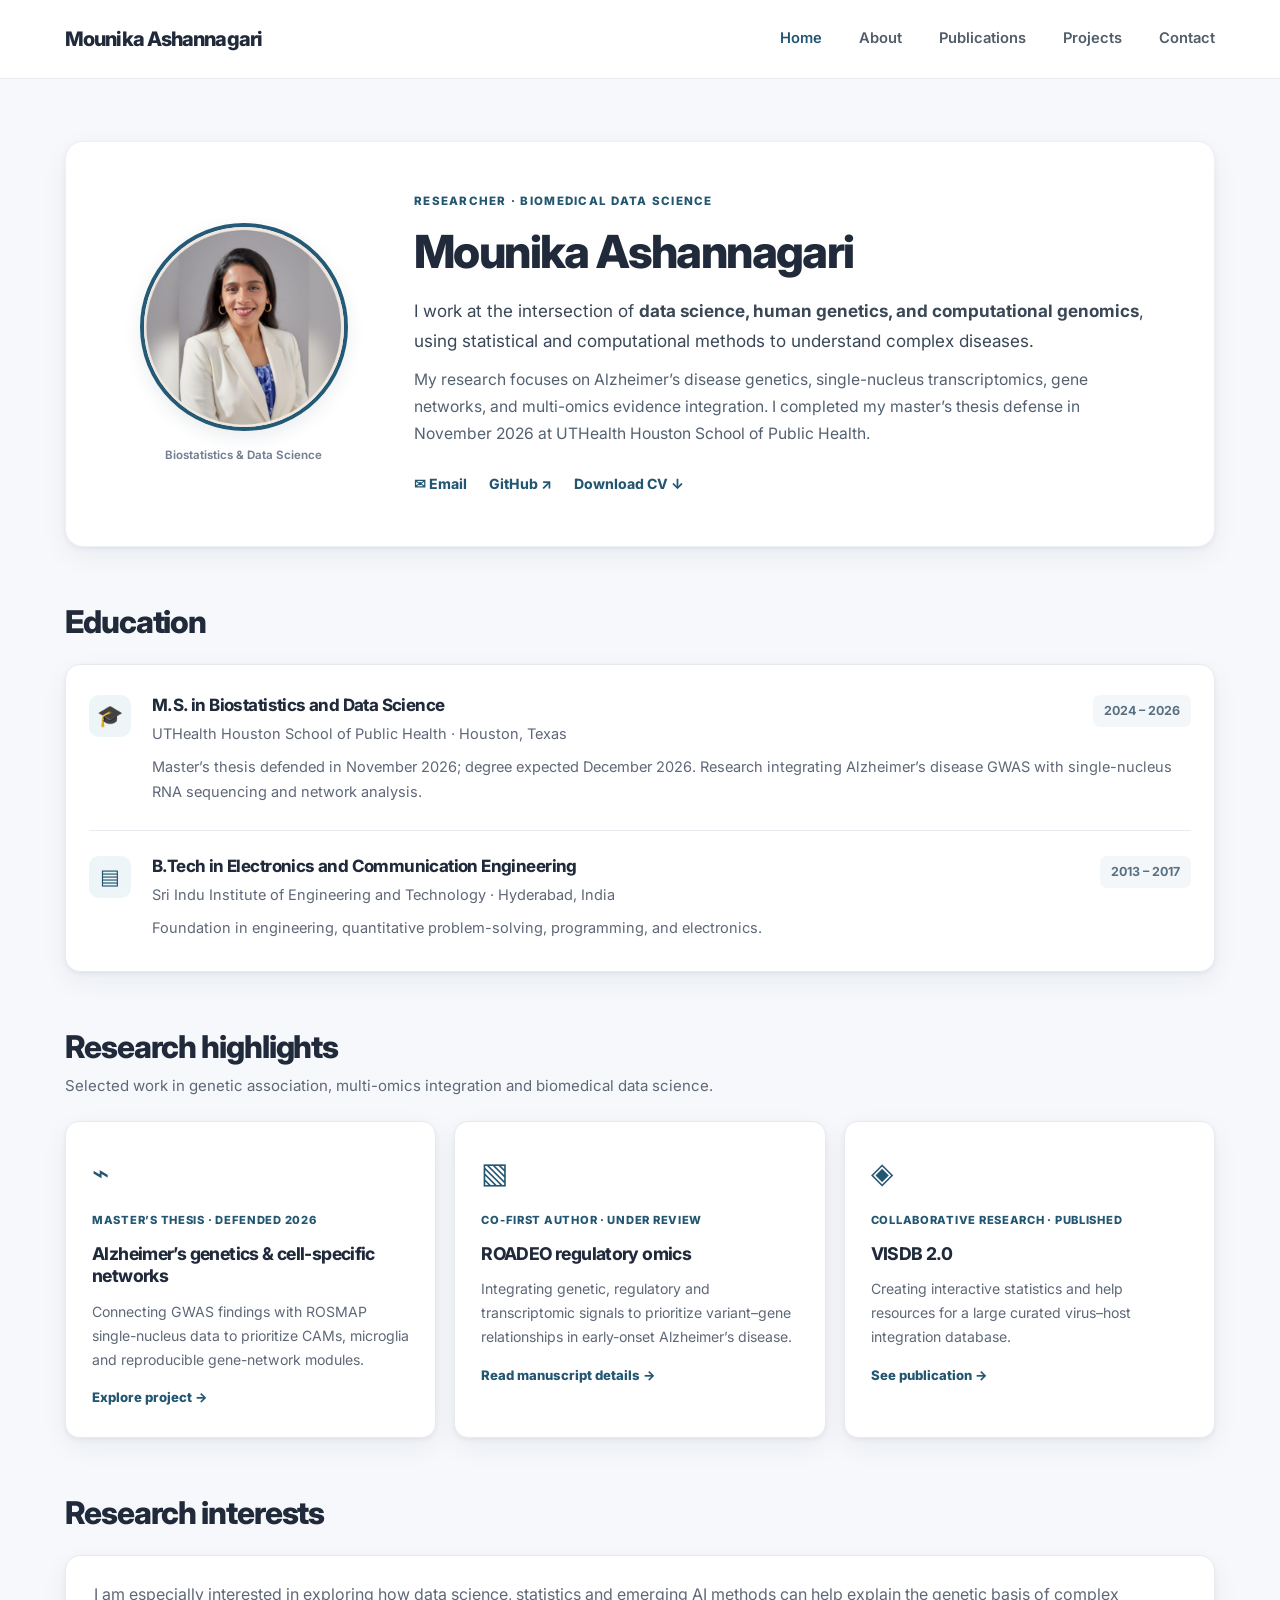
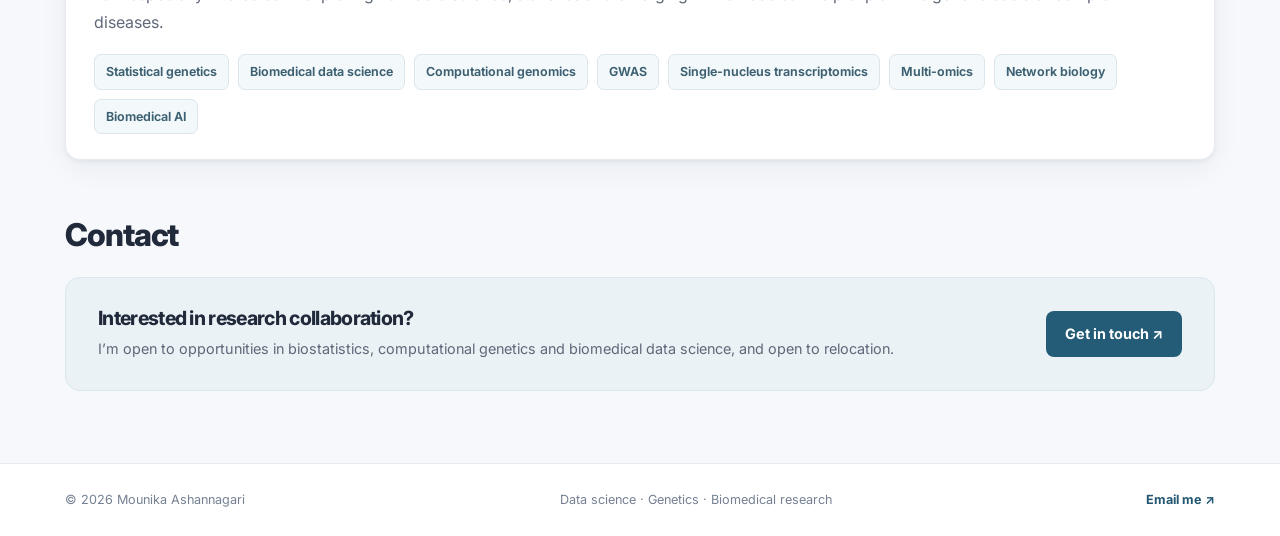
<file: index.html>
<!doctype html>
<html lang="en"><head><meta charset="utf-8"><meta name="viewport" content="width=device-width,initial-scale=1"><meta name="theme-color" content="#f6f8fb"><meta name="description" content="Academic website of Mounika Ashannagari — biostatistics, data science, genetics and biomedical research."><title>Home | Mounika Ashannagari</title><link rel="stylesheet" href="style.css"></head>
<body><a class="skip" href="#main">Skip to content</a><header class="site-header"><div class="container nav-inner"><a class="brand" href="index.html">Mounika Ashannagari</a><nav class="nav" aria-label="Main navigation"><a href="index.html" aria-current="page">Home</a><a href="about.html">About</a><a href="publications.html">Publications</a><a href="projects.html">Projects</a><a href="index.html#contact">Contact</a></nav></div></header>
<main class="container" id="main"><section class="profile-card"><div class="portrait-wrap"><img class="portrait" src="profile.jpg" alt="Portrait of Mounika Ashannagari" width="220" height="220"><span class="portrait-caption">Biostatistics &amp; Data Science</span></div><div class="profile-copy"><div class="eyebrow">RESEARCHER · BIOMEDICAL DATA SCIENCE</div><h1>Mounika Ashannagari</h1><p class="profile-lead">I work at the intersection of <strong>data science, human genetics, and computational genomics</strong>, using statistical and computational methods to understand complex diseases.</p><p>My research focuses on Alzheimer’s disease genetics, single-nucleus transcriptomics, gene networks, and multi-omics evidence integration. I completed my master’s thesis defense in November 2026 at UTHealth Houston School of Public Health.</p><div class="social-links"><a href="mailto:mounika.ashanagari@gmail.com" aria-label="Email Mounika"><span aria-hidden="true">✉</span> Email</a><a href="https://github.com/mounikaashanagari" target="_blank" rel="noopener noreferrer">GitHub ↗</a><a href="Mounika_Ashannagari_Academic_CV.pdf" download>Download CV ↓</a></div></div></section><section class="section"><div class="section-heading"><h2>Education</h2></div><div class="stack-card"><article class="list-item"><div class="item-icon" aria-hidden="true">🎓</div><div class="item-main"><div class="item-top"><div><h3>M.S. in Biostatistics and Data Science</h3><p class="item-sub">UTHealth Houston School of Public Health · Houston, Texas</p></div><div class="item-date">2024 – 2026</div></div><p>Master’s thesis defended in November 2026; degree expected December 2026. Research integrating Alzheimer’s disease GWAS with single-nucleus RNA sequencing and network analysis.</p></div></article><article class="list-item"><div class="item-icon" aria-hidden="true">▤</div><div class="item-main"><div class="item-top"><div><h3>B.Tech in Electronics and Communication Engineering</h3><p class="item-sub">Sri Indu Institute of Engineering and Technology · Hyderabad, India</p></div><div class="item-date">2013 – 2017</div></div><p>Foundation in engineering, quantitative problem-solving, programming, and electronics.</p></div></article></div></section><section class="section"><div class="section-heading"><h2>Research highlights</h2><p>Selected work in genetic association, multi-omics integration and biomedical data science.</p></div><div class="cards-grid"><a class="feature-card" href="projects.html"><div class="card-icon">⌁</div><div class="chip">MASTER’S THESIS · DEFENDED 2026</div><h3>Alzheimer’s genetics &amp; cell-specific networks</h3><p>Connecting GWAS findings with ROSMAP single-nucleus data to prioritize CAMs, microglia and reproducible gene-network modules.</p><span class="card-link">Explore project →</span></a><a class="feature-card" href="publications.html"><div class="card-icon">▧</div><div class="chip">CO-FIRST AUTHOR · UNDER REVIEW</div><h3>ROADEO regulatory omics</h3><p>Integrating genetic, regulatory and transcriptomic signals to prioritize variant–gene relationships in early-onset Alzheimer’s disease.</p><span class="card-link">Read manuscript details →</span></a><a class="feature-card" href="publications.html"><div class="card-icon">◈</div><div class="chip">COLLABORATIVE RESEARCH · PUBLISHED</div><h3>VISDB 2.0</h3><p>Creating interactive statistics and help resources for a large curated virus–host integration database.</p><span class="card-link">See publication →</span></a></div></section><section class="section"><div class="section-heading"><h2>Research interests</h2></div><div class="section-card"><p>I am especially interested in exploring how data science, statistics and emerging AI methods can help explain the genetic basis of complex diseases.</p><div class="tags"><span>Statistical genetics</span><span>Biomedical data science</span><span>Computational genomics</span><span>GWAS</span><span>Single-nucleus transcriptomics</span><span>Multi-omics</span><span>Network biology</span><span>Biomedical AI</span></div></div></section><section class="section" id="contact"><div class="section-heading"><h2>Contact</h2></div><div class="contact-card"><div><h3>Interested in research collaboration?</h3><p>I’m open to opportunities in biostatistics, computational genetics and biomedical data science, and open to relocation.</p></div><a class="button" href="mailto:mounika.ashanagari@gmail.com">Get in touch ↗</a></div></section></main>
<footer class="site-footer"><div class="container footer-content"><span>© 2026 Mounika Ashannagari</span><span>Data science · Genetics · Biomedical research</span><a href="mailto:mounika.ashanagari@gmail.com">Email me ↗</a></div></footer></body></html>
</file>
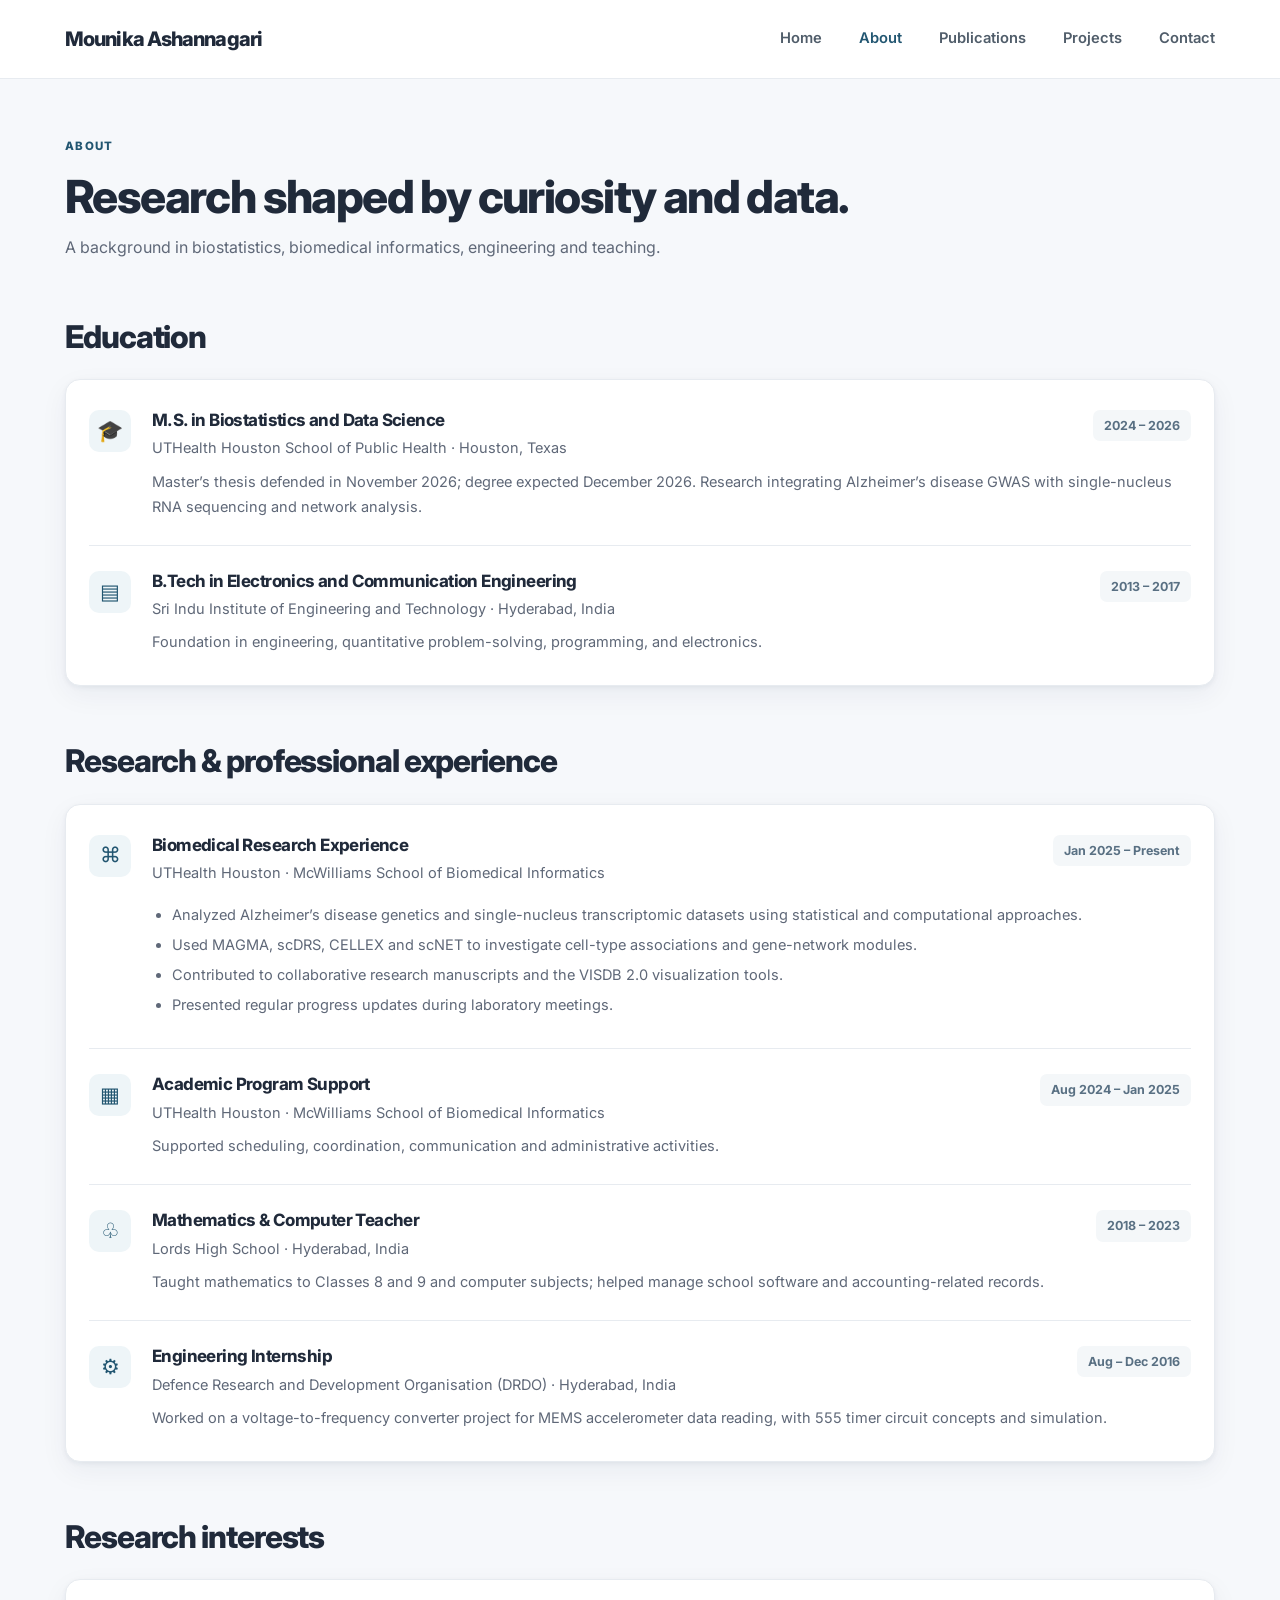
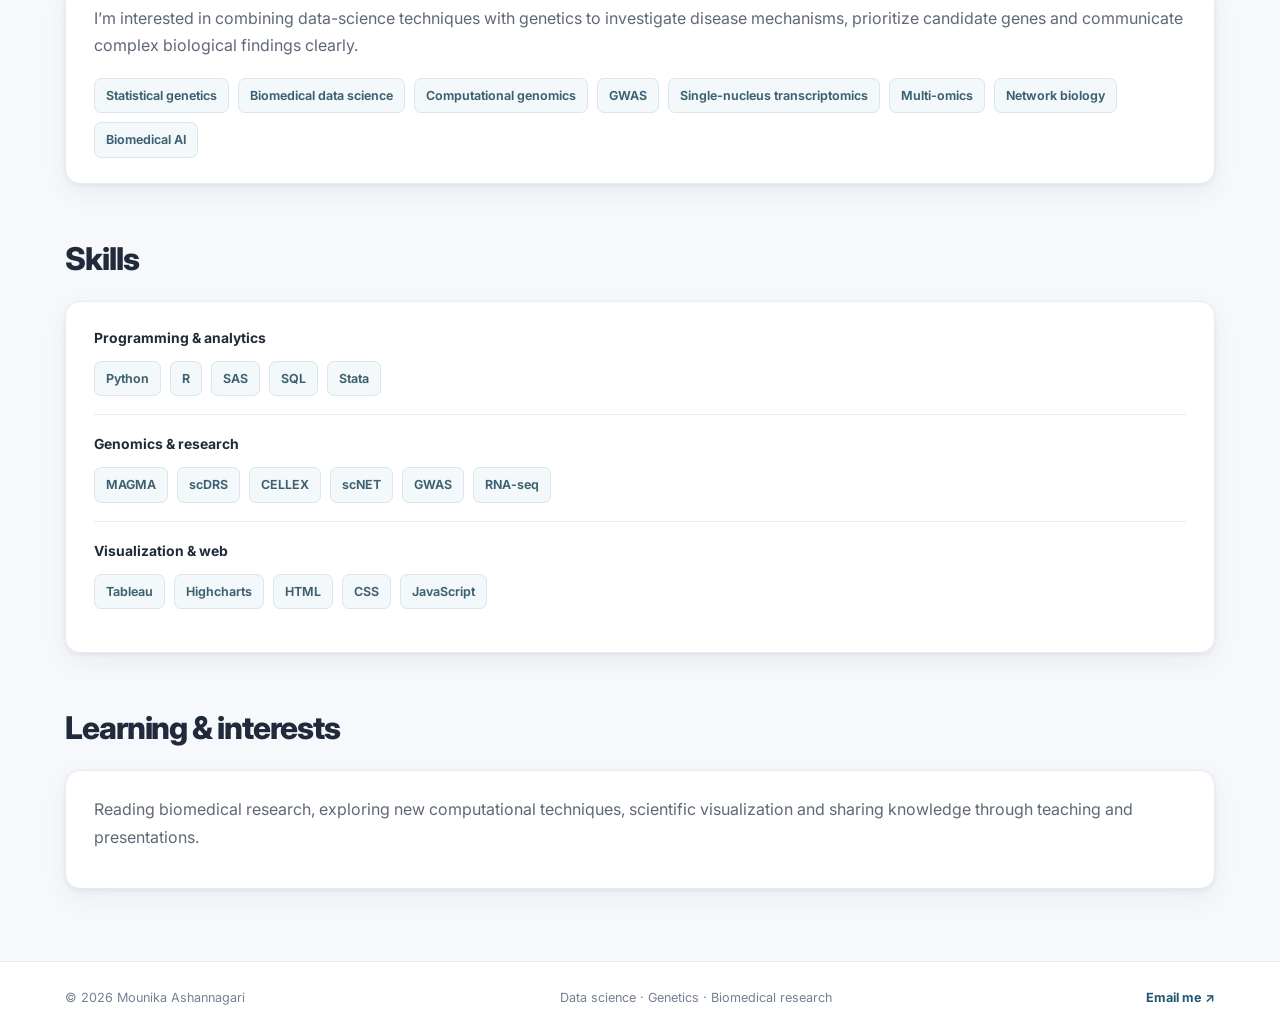
<file: about.html>
<!doctype html>
<html lang="en"><head><meta charset="utf-8"><meta name="viewport" content="width=device-width,initial-scale=1"><meta name="theme-color" content="#f6f8fb"><meta name="description" content="Mounika Ashannagari education, research experience, teaching, technical skills and interests."><title>About | Mounika Ashannagari</title><link rel="stylesheet" href="style.css"></head>
<body><a class="skip" href="#main">Skip to content</a><header class="site-header"><div class="container nav-inner"><a class="brand" href="index.html">Mounika Ashannagari</a><nav class="nav" aria-label="Main navigation"><a href="index.html">Home</a><a href="about.html" aria-current="page">About</a><a href="publications.html">Publications</a><a href="projects.html">Projects</a><a href="index.html#contact">Contact</a></nav></div></header>
<main class="container" id="main"><div class="page-intro"><div class="eyebrow">ABOUT</div><h1>Research shaped by curiosity and data.</h1><p>A background in biostatistics, biomedical informatics, engineering and teaching.</p></div><section class="section"><div class="section-heading"><h2>Education</h2></div><div class="stack-card"><article class="list-item"><div class="item-icon" aria-hidden="true">🎓</div><div class="item-main"><div class="item-top"><div><h3>M.S. in Biostatistics and Data Science</h3><p class="item-sub">UTHealth Houston School of Public Health · Houston, Texas</p></div><div class="item-date">2024 – 2026</div></div><p>Master’s thesis defended in November 2026; degree expected December 2026. Research integrating Alzheimer’s disease GWAS with single-nucleus RNA sequencing and network analysis.</p></div></article><article class="list-item"><div class="item-icon" aria-hidden="true">▤</div><div class="item-main"><div class="item-top"><div><h3>B.Tech in Electronics and Communication Engineering</h3><p class="item-sub">Sri Indu Institute of Engineering and Technology · Hyderabad, India</p></div><div class="item-date">2013 – 2017</div></div><p>Foundation in engineering, quantitative problem-solving, programming, and electronics.</p></div></article></div></section><section class="section"><div class="section-heading"><h2>Research &amp; professional experience</h2></div><div class="stack-card"><article class="list-item"><div class="item-icon" aria-hidden="true">⌘</div><div class="item-main"><div class="item-top"><div><h3>Biomedical Research Experience</h3><p class="item-sub">UTHealth Houston · McWilliams School of Biomedical Informatics</p></div><div class="item-date">Jan 2025 – Present</div></div><ul><li>Analyzed Alzheimer’s disease genetics and single-nucleus transcriptomic datasets using statistical and computational approaches.</li><li>Used MAGMA, scDRS, CELLEX and scNET to investigate cell-type associations and gene-network modules.</li><li>Contributed to collaborative research manuscripts and the VISDB 2.0 visualization tools.</li><li>Presented regular progress updates during laboratory meetings.</li></ul></div></article><article class="list-item"><div class="item-icon" aria-hidden="true">▦</div><div class="item-main"><div class="item-top"><div><h3>Academic Program Support</h3><p class="item-sub">UTHealth Houston · McWilliams School of Biomedical Informatics</p></div><div class="item-date">Aug 2024 – Jan 2025</div></div><p>Supported scheduling, coordination, communication and administrative activities.</p></div></article><article class="list-item"><div class="item-icon" aria-hidden="true">♧</div><div class="item-main"><div class="item-top"><div><h3>Mathematics &amp; Computer Teacher</h3><p class="item-sub">Lords High School · Hyderabad, India</p></div><div class="item-date">2018 – 2023</div></div><p>Taught mathematics to Classes 8 and 9 and computer subjects; helped manage school software and accounting-related records.</p></div></article><article class="list-item"><div class="item-icon" aria-hidden="true">⚙</div><div class="item-main"><div class="item-top"><div><h3>Engineering Internship</h3><p class="item-sub">Defence Research and Development Organisation (DRDO) · Hyderabad, India</p></div><div class="item-date">Aug – Dec 2016</div></div><p>Worked on a voltage-to-frequency converter project for MEMS accelerometer data reading, with 555 timer circuit concepts and simulation.</p></div></article></div></section><section class="section"><div class="section-heading"><h2>Research interests</h2></div><div class="section-card"><p>I’m interested in combining data-science techniques with genetics to investigate disease mechanisms, prioritize candidate genes and communicate complex biological findings clearly.</p><div class="tags"><span>Statistical genetics</span><span>Biomedical data science</span><span>Computational genomics</span><span>GWAS</span><span>Single-nucleus transcriptomics</span><span>Multi-omics</span><span>Network biology</span><span>Biomedical AI</span></div></div></section><section class="section"><div class="section-heading"><h2>Skills</h2></div><div class="section-card"><div class="skill-row"><b>Programming &amp; analytics</b><div class="tags"><span>Python</span><span>R</span><span>SAS</span><span>SQL</span><span>Stata</span></div></div><div class="skill-row"><b>Genomics &amp; research</b><div class="tags"><span>MAGMA</span><span>scDRS</span><span>CELLEX</span><span>scNET</span><span>GWAS</span><span>RNA-seq</span></div></div><div class="skill-row"><b>Visualization &amp; web</b><div class="tags"><span>Tableau</span><span>Highcharts</span><span>HTML</span><span>CSS</span><span>JavaScript</span></div></div></div></section><section class="section"><div class="section-heading"><h2>Learning &amp; interests</h2></div><div class="section-card"><p>Reading biomedical research, exploring new computational techniques, scientific visualization and sharing knowledge through teaching and presentations.</p></div></section></main>
<footer class="site-footer"><div class="container footer-content"><span>© 2026 Mounika Ashannagari</span><span>Data science · Genetics · Biomedical research</span><a href="mailto:mounika.ashanagari@gmail.com">Email me ↗</a></div></footer></body></html>
</file>
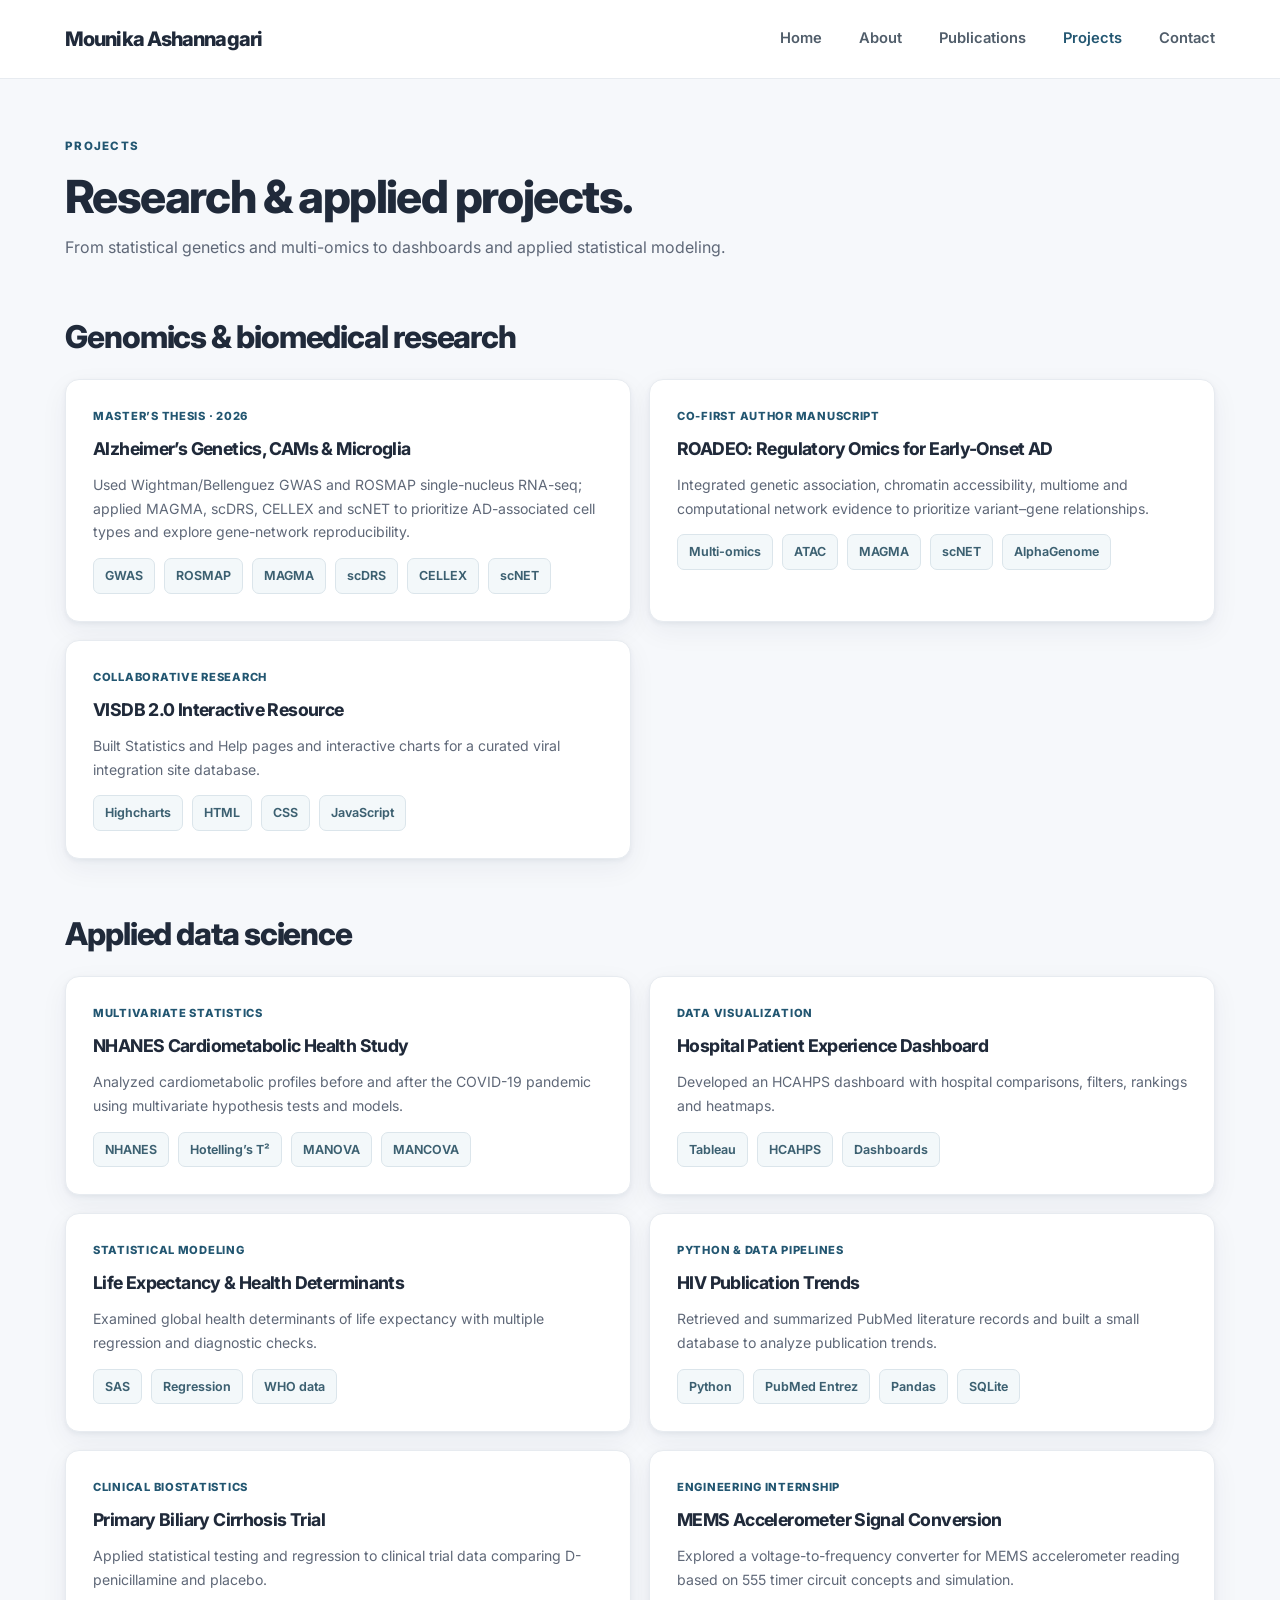
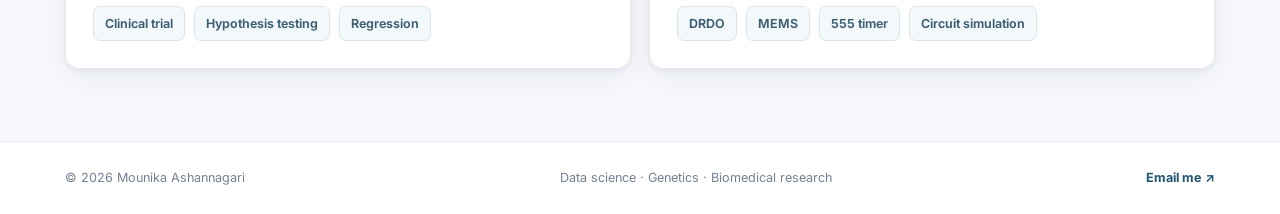
<file: projects.html>
<!doctype html>
<html lang="en"><head><meta charset="utf-8"><meta name="viewport" content="width=device-width,initial-scale=1"><meta name="theme-color" content="#f6f8fb"><meta name="description" content="Projects by Mounika Ashannagari in genomics, biostatistics, biomedical informatics and data visualization."><title>Projects | Mounika Ashannagari</title><link rel="stylesheet" href="style.css"></head>
<body><a class="skip" href="#main">Skip to content</a><header class="site-header"><div class="container nav-inner"><a class="brand" href="index.html">Mounika Ashannagari</a><nav class="nav" aria-label="Main navigation"><a href="index.html">Home</a><a href="about.html">About</a><a href="publications.html">Publications</a><a href="projects.html" aria-current="page">Projects</a><a href="index.html#contact">Contact</a></nav></div></header>
<main class="container" id="main"><div class="page-intro"><div class="eyebrow">PROJECTS</div><h1>Research &amp; applied projects.</h1><p>From statistical genetics and multi-omics to dashboards and applied statistical modeling.</p></div><section class="section"><div class="section-heading"><h2>Genomics &amp; biomedical research</h2></div><div class="projects-grid"><article class="project-card"><div class="chip">MASTER’S THESIS · 2026</div><h3>Alzheimer’s Genetics, CAMs &amp; Microglia</h3><p>Used Wightman/Bellenguez GWAS and ROSMAP single-nucleus RNA-seq; applied MAGMA, scDRS, CELLEX and scNET to prioritize AD-associated cell types and explore gene-network reproducibility.</p><div class="tags"><span>GWAS</span><span>ROSMAP</span><span>MAGMA</span><span>scDRS</span><span>CELLEX</span><span>scNET</span></div></article><article class="project-card"><div class="chip">CO-FIRST AUTHOR MANUSCRIPT</div><h3>ROADEO: Regulatory Omics for Early-Onset AD</h3><p>Integrated genetic association, chromatin accessibility, multiome and computational network evidence to prioritize variant–gene relationships.</p><div class="tags"><span>Multi-omics</span><span>ATAC</span><span>MAGMA</span><span>scNET</span><span>AlphaGenome</span></div></article><article class="project-card"><div class="chip">COLLABORATIVE RESEARCH</div><h3>VISDB 2.0 Interactive Resource</h3><p>Built Statistics and Help pages and interactive charts for a curated viral integration site database.</p><div class="tags"><span>Highcharts</span><span>HTML</span><span>CSS</span><span>JavaScript</span></div></article></div></section><section class="section"><div class="section-heading"><h2>Applied data science</h2></div><div class="projects-grid"><article class="project-card"><div class="chip">MULTIVARIATE STATISTICS</div><h3>NHANES Cardiometabolic Health Study</h3><p>Analyzed cardiometabolic profiles before and after the COVID-19 pandemic using multivariate hypothesis tests and models.</p><div class="tags"><span>NHANES</span><span>Hotelling’s T²</span><span>MANOVA</span><span>MANCOVA</span></div></article><article class="project-card"><div class="chip">DATA VISUALIZATION</div><h3>Hospital Patient Experience Dashboard</h3><p>Developed an HCAHPS dashboard with hospital comparisons, filters, rankings and heatmaps.</p><div class="tags"><span>Tableau</span><span>HCAHPS</span><span>Dashboards</span></div></article><article class="project-card"><div class="chip">STATISTICAL MODELING</div><h3>Life Expectancy &amp; Health Determinants</h3><p>Examined global health determinants of life expectancy with multiple regression and diagnostic checks.</p><div class="tags"><span>SAS</span><span>Regression</span><span>WHO data</span></div></article><article class="project-card"><div class="chip">PYTHON &amp; DATA PIPELINES</div><h3>HIV Publication Trends</h3><p>Retrieved and summarized PubMed literature records and built a small database to analyze publication trends.</p><div class="tags"><span>Python</span><span>PubMed Entrez</span><span>Pandas</span><span>SQLite</span></div></article><article class="project-card"><div class="chip">CLINICAL BIOSTATISTICS</div><h3>Primary Biliary Cirrhosis Trial</h3><p>Applied statistical testing and regression to clinical trial data comparing D-penicillamine and placebo.</p><div class="tags"><span>Clinical trial</span><span>Hypothesis testing</span><span>Regression</span></div></article><article class="project-card"><div class="chip">ENGINEERING INTERNSHIP</div><h3>MEMS Accelerometer Signal Conversion</h3><p>Explored a voltage-to-frequency converter for MEMS accelerometer reading based on 555 timer circuit concepts and simulation.</p><div class="tags"><span>DRDO</span><span>MEMS</span><span>555 timer</span><span>Circuit simulation</span></div></article></div></section></main>
<footer class="site-footer"><div class="container footer-content"><span>© 2026 Mounika Ashannagari</span><span>Data science · Genetics · Biomedical research</span><a href="mailto:mounika.ashanagari@gmail.com">Email me ↗</a></div></footer></body></html>
</file>
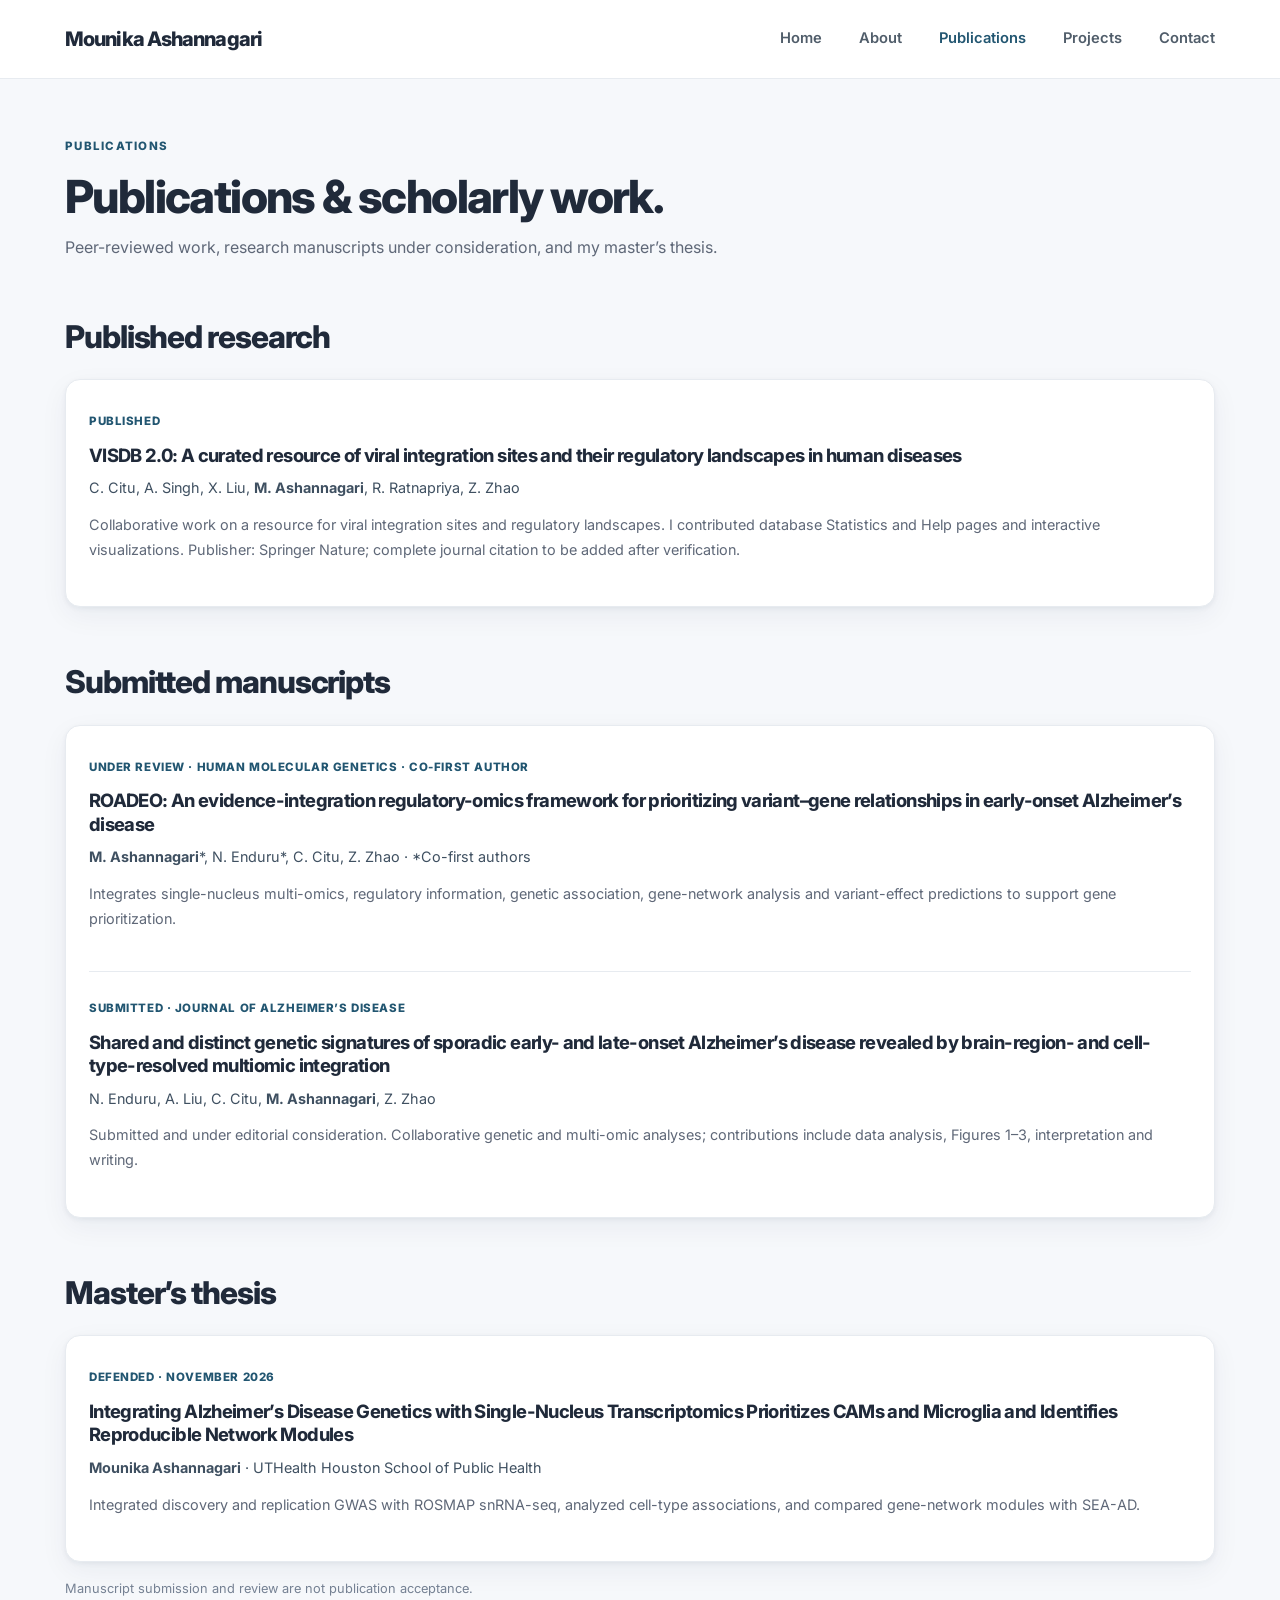
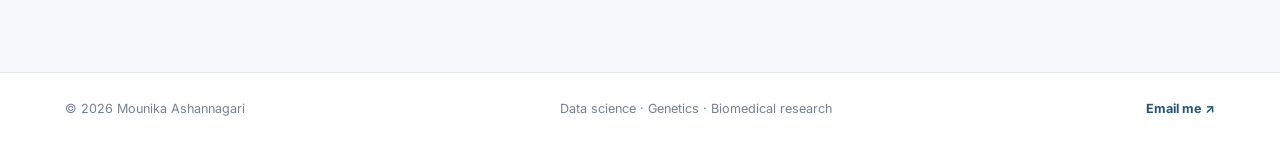
<file: publications.html>
<!doctype html>
<html lang="en"><head><meta charset="utf-8"><meta name="viewport" content="width=device-width,initial-scale=1"><meta name="theme-color" content="#f6f8fb"><meta name="description" content="Published VISDB 2.0 research, ROADEO and submitted Alzheimer’s disease manuscripts."><title>Publications | Mounika Ashannagari</title><link rel="stylesheet" href="style.css"></head>
<body><a class="skip" href="#main">Skip to content</a><header class="site-header"><div class="container nav-inner"><a class="brand" href="index.html">Mounika Ashannagari</a><nav class="nav" aria-label="Main navigation"><a href="index.html">Home</a><a href="about.html">About</a><a href="publications.html" aria-current="page">Publications</a><a href="projects.html">Projects</a><a href="index.html#contact">Contact</a></nav></div></header>
<main class="container" id="main"><div class="page-intro"><div class="eyebrow">PUBLICATIONS</div><h1>Publications &amp; scholarly work.</h1><p>Peer-reviewed work, research manuscripts under consideration, and my master’s thesis.</p></div><section class="section"><div class="section-heading"><h2>Published research</h2></div><div class="stack-card"><article class="pub-item"><div class="pub-status">PUBLISHED</div><h3>VISDB 2.0: A curated resource of viral integration sites and their regulatory landscapes in human diseases</h3><p class="authors">C. Citu, A. Singh, X. Liu, <strong>M. Ashannagari</strong>, R. Ratnapriya, Z. Zhao</p><p>Collaborative work on a resource for viral integration sites and regulatory landscapes. I contributed database Statistics and Help pages and interactive visualizations. Publisher: Springer Nature; complete journal citation to be added after verification.</p></article></div></section><section class="section"><div class="section-heading"><h2>Submitted manuscripts</h2></div><div class="stack-card"><article class="pub-item"><div class="pub-status">UNDER REVIEW · HUMAN MOLECULAR GENETICS · CO-FIRST AUTHOR</div><h3>ROADEO: An evidence-integration regulatory-omics framework for prioritizing variant–gene relationships in early-onset Alzheimer’s disease</h3><p class="authors"><strong>M. Ashannagari</strong>*, N. Enduru*, C. Citu, Z. Zhao · *Co-first authors</p><p>Integrates single-nucleus multi-omics, regulatory information, genetic association, gene-network analysis and variant-effect predictions to support gene prioritization.</p></article><article class="pub-item"><div class="pub-status">SUBMITTED · JOURNAL OF ALZHEIMER’S DISEASE</div><h3>Shared and distinct genetic signatures of sporadic early- and late-onset Alzheimer’s disease revealed by brain-region- and cell-type-resolved multiomic integration</h3><p class="authors">N. Enduru, A. Liu, C. Citu, <strong>M. Ashannagari</strong>, Z. Zhao</p><p>Submitted and under editorial consideration. Collaborative genetic and multi-omic analyses; contributions include data analysis, Figures 1–3, interpretation and writing.</p></article></div></section><section class="section"><div class="section-heading"><h2>Master’s thesis</h2></div><div class="stack-card"><article class="pub-item"><div class="pub-status">DEFENDED · NOVEMBER 2026</div><h3>Integrating Alzheimer’s Disease Genetics with Single-Nucleus Transcriptomics Prioritizes CAMs and Microglia and Identifies Reproducible Network Modules</h3><p class="authors"><strong>Mounika Ashannagari</strong> · UTHealth Houston School of Public Health</p><p>Integrated discovery and replication GWAS with ROSMAP snRNA-seq, analyzed cell-type associations, and compared gene-network modules with SEA-AD.</p></article></div><p class="fine-print">Manuscript submission and review are not publication acceptance.</p></section></main>
<footer class="site-footer"><div class="container footer-content"><span>© 2026 Mounika Ashannagari</span><span>Data science · Genetics · Biomedical research</span><a href="mailto:mounika.ashanagari@gmail.com">Email me ↗</a></div></footer></body></html>
</file>
<file: style.css>
@import url('https://fonts.googleapis.com/css2?family=Inter:wght@400;500;600;700;800&display=swap');
:root{--bg:#f6f8fb;--white:#fff;--ink:#202a3a;--muted:#5f6878;--subtle:#758193;--line:#e7ebf0;--accent:#225671;--accent-soft:#eef5f8;--shadow:0 9px 28px rgba(27,44,65,.055),0 2px 5px rgba(27,44,65,.055)}
*{box-sizing:border-box}html{scroll-behavior:smooth}body{margin:0;font:16px/1.72 Inter,Arial,sans-serif;color:var(--ink);background:var(--bg);-webkit-font-smoothing:antialiased}a{color:var(--accent);text-decoration:none}a:hover{text-decoration:underline}a:focus-visible{outline:3px solid #76a7bb;outline-offset:4px}h1,h2,h3,p{margin-top:0}h1,h2,h3{line-height:1.28;letter-spacing:-.035em}h1{font-size:clamp(2.15rem,4vw,2.85rem);margin-bottom:15px;font-weight:800}h2{font-size:clamp(1.6rem,2.45vw,2rem);font-weight:800}h3{font-size:1.06rem;font-weight:750}p{margin-bottom:12px}ul{margin:9px 0 0;padding-left:20px}li{margin-bottom:5px}.container{width:min(1150px,calc(100% - 64px));margin-inline:auto}.skip{position:absolute;left:12px;top:-60px;background:#fff;padding:10px;z-index:30}.skip:focus{top:12px}.site-header{background:#fff;border-bottom:1px solid var(--line)}.nav-inner{min-height:78px;display:flex;align-items:center;justify-content:space-between;gap:28px}.brand{color:var(--ink);font-size:1.25rem;font-weight:800;letter-spacing:-.045em;white-space:nowrap}.brand:hover{text-decoration:none}.nav{display:flex;align-items:center;gap:37px;flex-wrap:wrap}.nav a{color:#505d6a;font-size:.92rem;font-weight:600;padding:10px 0}.nav a[aria-current=page],.nav a:hover{color:var(--accent)}.profile-card{background:#fff;border:1px solid #eef0f3;border-radius:18px;box-shadow:var(--shadow);margin-top:62px;display:grid;grid-template-columns:245px 1fr;align-items:center;gap:48px;padding:50px 55px}.portrait-wrap{text-align:center}.portrait{width:208px;height:208px;object-fit:cover;border-radius:50%;border:4px solid #245a76;box-shadow:0 6px 18px rgba(19,47,66,.09);display:block;margin:0 auto}.portrait-caption{display:block;margin-top:15px;font-size:.72rem;font-weight:650;color:var(--subtle)}.eyebrow{color:var(--accent);font-size:.72rem;font-weight:800;letter-spacing:.11em;margin-bottom:11px}.profile-copy p{color:#536171;font-size:.98rem;max-width:740px}.profile-lead{font-size:1.07rem!important;color:#394757!important}.social-links{display:flex;flex-wrap:wrap;gap:22px;margin-top:24px}.social-links a{font-weight:750;font-size:.88rem}.section{margin-top:55px}.section:last-child{margin-bottom:72px}.section-heading{margin-bottom:22px}.section-heading h2{margin-bottom:6px}.section-heading p{color:var(--muted);font-size:.94rem}.stack-card,.section-card{background:#fff;border:1px solid var(--line);border-radius:15px;padding:5px 23px;box-shadow:var(--shadow)}.section-card{padding:25px 28px}.section-card p{color:var(--muted)}.list-item{display:grid;grid-template-columns:45px 1fr;gap:18px;padding:25px 0;border-bottom:1px solid var(--line)}.list-item:last-child{border-bottom:0}.item-icon{width:42px;height:42px;border-radius:10px;background:var(--accent-soft);color:var(--accent);display:flex;align-items:center;justify-content:center;font-size:21px}.item-top{display:flex;justify-content:space-between;gap:20px;align-items:start}.item-top h3{margin-bottom:5px}.item-sub{color:var(--muted);font-size:.91rem;margin-bottom:8px}.item-date{color:#597083;background:#f4f7f9;border-radius:7px;padding:5px 11px;font-size:.78rem;white-space:nowrap;font-weight:700}.item-main>p,.item-main>ul{color:var(--muted);font-size:.91rem;margin-bottom:0}.cards-grid,.projects-grid{display:grid;grid-template-columns:repeat(3,minmax(0,1fr));gap:18px}.feature-card,.project-card{display:block;background:white;border-radius:14px;border:1px solid var(--line);padding:26px;box-shadow:var(--shadow);color:var(--ink);transition:transform .18s,box-shadow .18s}.feature-card:hover{transform:translateY(-3px);box-shadow:0 14px 32px rgba(27,44,65,.09);text-decoration:none}.card-icon{font-size:1.8rem;color:var(--accent);margin-bottom:14px}.chip{font-size:.7rem;font-weight:800;letter-spacing:.065em;color:var(--accent);margin-bottom:12px}.feature-card h3,.project-card h3{font-size:1.1rem;margin-bottom:12px}.feature-card p,.project-card p{color:var(--muted);font-size:.88rem;line-height:1.7}.card-link{font-size:.82rem;color:var(--accent);font-weight:800}.tags{display:flex;flex-wrap:wrap;gap:9px;margin-top:18px}.tags span{display:inline-block;border:1px solid #dbe5eb;background:#f3f8fa;color:#3c6071;padding:6px 11px;border-radius:7px;font-size:.78rem;font-weight:650}.contact-card{background:#eaf2f6;border:1px solid #d9e7ee;border-radius:15px;padding:28px 32px;display:flex;align-items:center;justify-content:space-between;gap:26px}.contact-card h3{font-size:1.22rem;margin-bottom:6px}.contact-card p{color:var(--muted);font-size:.9rem;margin:0}.button{display:inline-block;white-space:nowrap;background:#245b76;color:white;border-radius:8px;font-size:.9rem;font-weight:700;padding:11px 19px}.button:hover{background:#19445b;color:white;text-decoration:none}.page-intro{padding:58px 0 0}.page-intro h1{margin-bottom:8px}.page-intro p{color:var(--muted);max-width:800px}.pub-item{padding:27px 0;border-bottom:1px solid var(--line)}.pub-item:last-child{border-bottom:0}.pub-status{color:var(--accent);font-size:.72rem;font-weight:800;letter-spacing:.05em;margin-bottom:12px}.pub-item h3{font-size:1.15rem;margin-bottom:9px}.pub-item p{color:var(--muted);font-size:.9rem}.authors{color:#3f5061!important}.projects-grid{grid-template-columns:repeat(2,minmax(0,1fr))}.project-card{padding:27px}.project-card .tags{margin-top:14px}.fine-print{font-size:.8rem;color:var(--subtle);margin-top:16px}.skill-row{padding:18px 0;border-bottom:1px solid var(--line)}.skill-row:first-child{padding-top:0}.skill-row:last-child{border-bottom:0}.skill-row b{display:block;font-size:.87rem}.skill-row .tags{margin-top:10px}.site-footer{background:white;border-top:1px solid var(--line);font-size:.79rem;color:var(--subtle)}.footer-content{padding:25px 0;display:flex;justify-content:space-between;gap:15px;flex-wrap:wrap}.footer-content a{font-weight:700}@media(max-width:890px){.nav{gap:19px}.profile-card{grid-template-columns:190px 1fr;gap:26px;padding:36px}.portrait{width:175px;height:175px}.cards-grid{grid-template-columns:1fr 1fr}}@media(max-width:680px){.container{width:calc(100% - 34px)}.nav-inner{display:block;padding:17px 0}.nav{gap:12px 18px;margin-top:8px}.nav a{font-size:.81rem;padding:2px 0}.profile-card{grid-template-columns:1fr;text-align:left;margin-top:28px;padding:30px 25px;gap:22px}.portrait-wrap{text-align:center}.portrait{width:165px;height:165px}.profile-copy h1{font-size:2.1rem}.section{margin-top:39px}.cards-grid,.projects-grid{grid-template-columns:1fr}.item-top{display:block}.item-date{display:inline-block;margin-top:6px}.list-item{grid-template-columns:35px 1fr;gap:12px}.item-icon{width:35px;height:35px;font-size:17px}.stack-card{padding:3px 17px}.contact-card{display:block}.contact-card .button{margin-top:18px}.page-intro{padding-top:34px}}@media(prefers-reduced-motion:reduce){html{scroll-behavior:auto}.feature-card{transition:none}}
</file>
